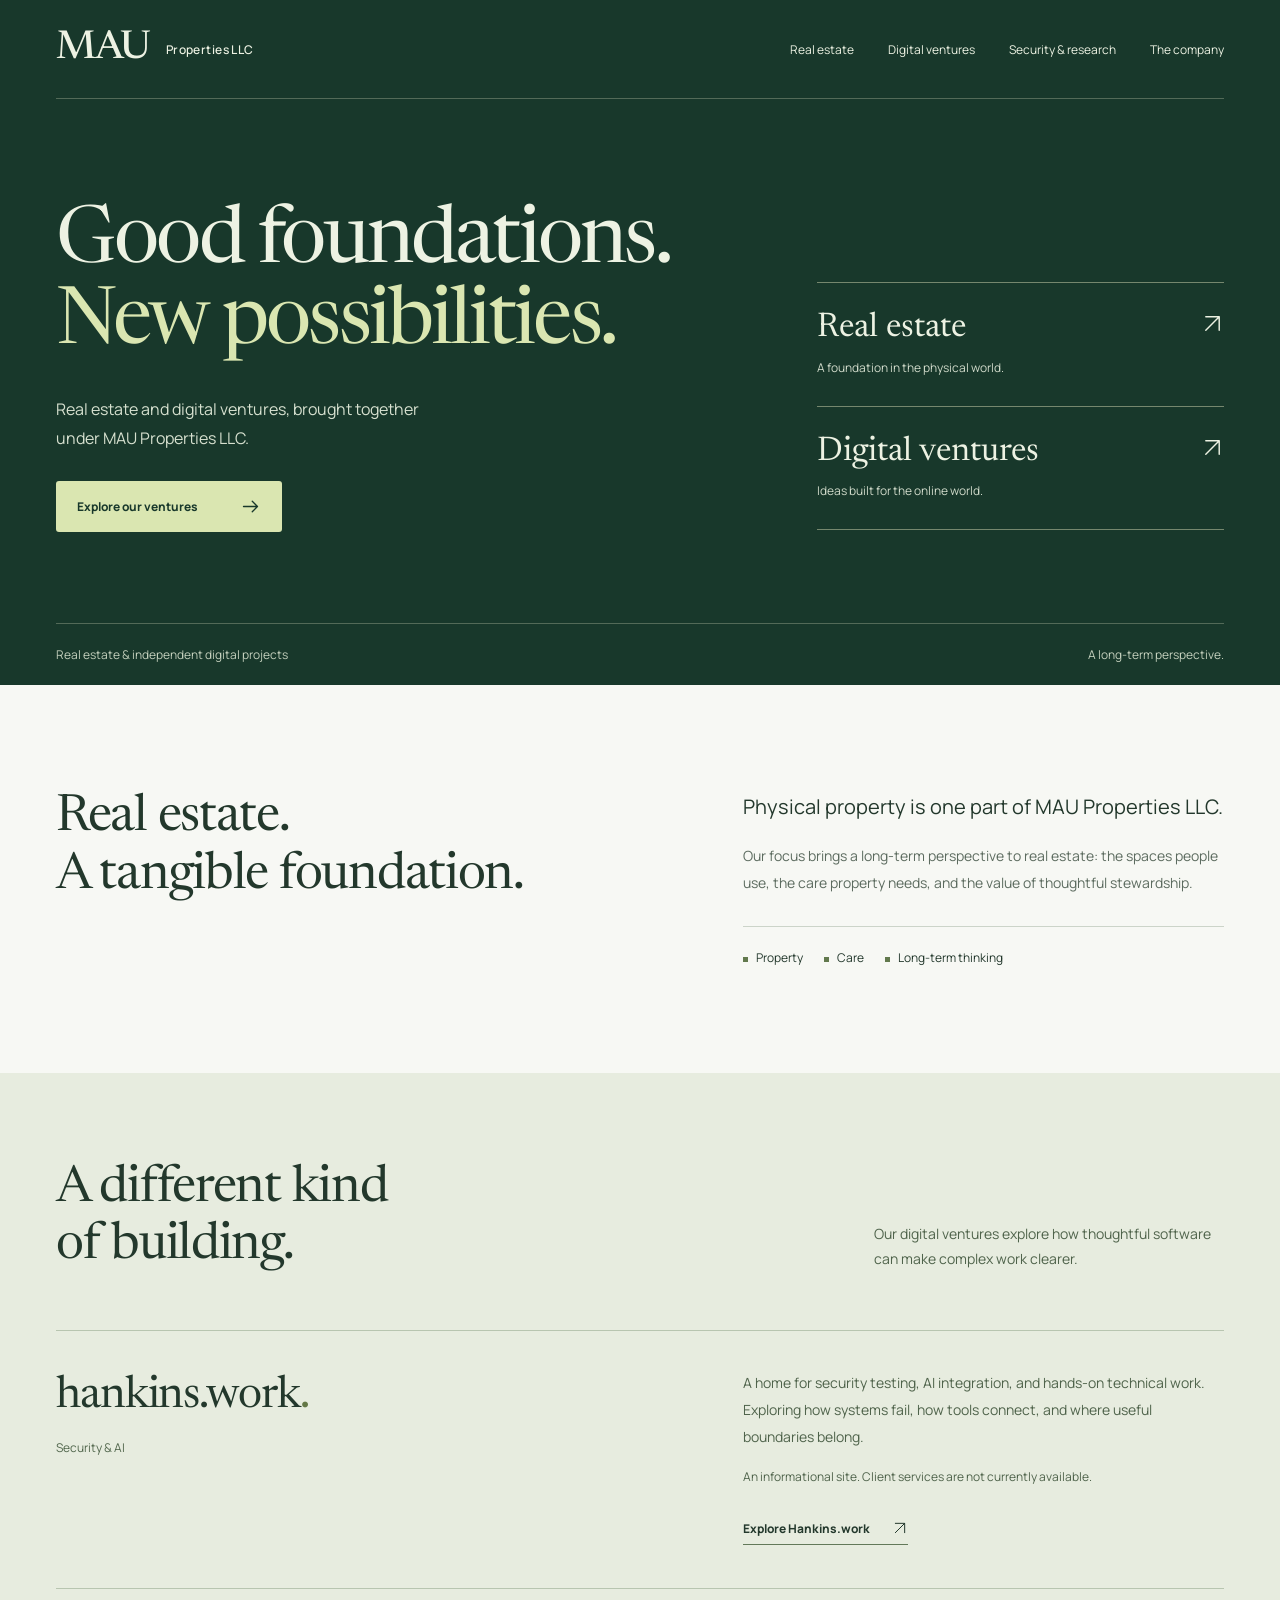
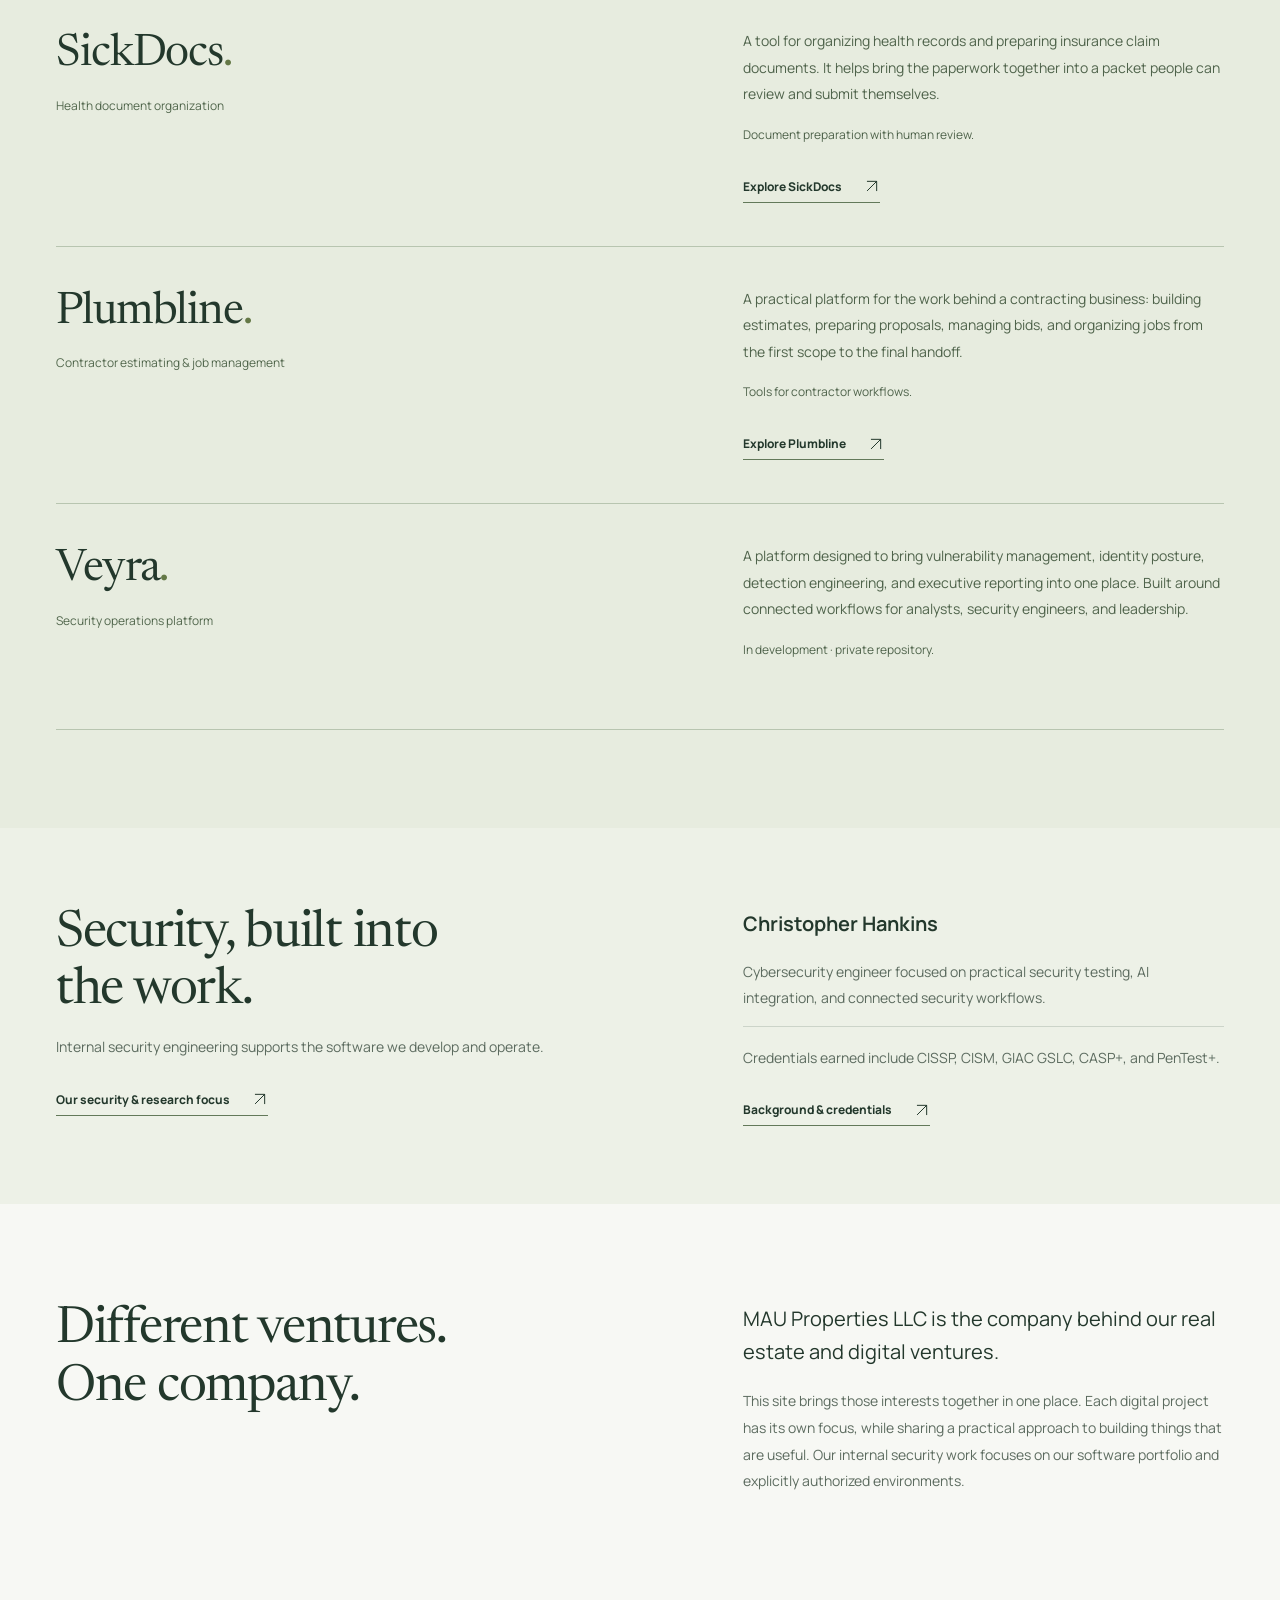
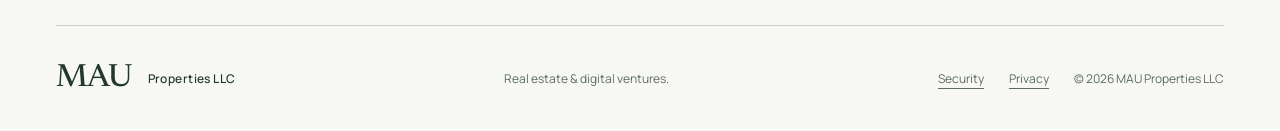
<file: index.html>
<!doctype html>
<html lang="en"><head>
<meta charset="utf-8"><meta name="viewport" content="width=device-width,initial-scale=1"><meta name="theme-color" content="#18382b">
<title>MAU Properties LLC — Real estate &amp; digital ventures</title><meta name="description" content="MAU Properties LLC brings together real estate and digital ventures: Hankins.work, SickDocs, Plumbline, and Veyra.">
<meta property="og:title" content="MAU Properties LLC"><meta property="og:description" content="Real estate. Digital ventures. A foundation for what comes next."><meta property="og:type" content="website"><meta property="og:url" content="https://mauproperties.com/">
<link rel="canonical" href="https://mauproperties.com/"><link rel="icon" type="image/svg+xml" href="assets/mark.svg"><link rel="preload" as="font" type="font/ttf" href="assets/newsreader.ttf" crossorigin><link rel="stylesheet" href="styles.css"><script src="site.js" defer></script>
</head><body><a class="skip" href="#main">Skip to content</a>
<div class="green-surface"><header class="header wrap"><a class="wordmark" href="#" aria-label="MAU Properties LLC home"><span>MAU</span><span>Properties LLC</span></a><nav aria-label="Main navigation"><a href="#real-estate">Real estate</a><a href="#ventures">Digital ventures</a><a href="security.html">Security &amp; research</a><a href="#company">The company</a></nav></header></div>
<main id="main"><div class="green-surface"><section class="hero wrap" aria-labelledby="hero-title"><div class="hero-copy"><h1 id="hero-title">Good foundations.<br><em>New possibilities.</em></h1><p>Real estate and digital ventures, brought together under MAU Properties LLC.</p><a class="button" href="#ventures">Explore our ventures <svg viewBox="0 0 24 24" aria-hidden="true"><path d="M4 12h16m-6-6 6 6-6 6"/></svg></a></div><div class="hero-branches"><a href="#real-estate"><span>Real estate</span><p>A foundation in the physical world.</p><svg viewBox="0 0 24 24" aria-hidden="true"><path d="m5 19 14-14M5 5h14v14"/></svg></a><a href="#ventures"><span>Digital ventures</span><p>Ideas built for the online world.</p><svg viewBox="0 0 24 24" aria-hidden="true"><path d="m5 19 14-14M5 5h14v14"/></svg></a></div></section><div class="hero-baseline wrap"><span>Real estate &amp; independent digital projects</span><span>A long-term perspective.</span></div></div>
<section id="real-estate" class="property wrap" aria-labelledby="property-title"><h2 id="property-title">Real estate.<br>A tangible foundation.</h2><div class="property-copy"><p class="lead">Physical property is one part of MAU Properties LLC.</p><p>Our focus brings a long-term perspective to real estate: the spaces people use, the care property needs, and the value of thoughtful stewardship.</p><div class="property-principles"><span>Property</span><span>Care</span><span>Long-term thinking</span></div></div></section>
<section id="ventures" class="ventures" aria-labelledby="ventures-title"><div class="wrap"><div class="section-heading"><h2 id="ventures-title">A different kind<br>of building.</h2><p>Our digital ventures explore how thoughtful software can make complex work clearer.</p></div>
<article class="venture-row"><div class="venture-name"><h3>hankins.work<span class="project-dot">.</span></h3><span>Security &amp; AI</span></div><div class="venture-description"><p>A home for security testing, AI integration, and hands-on technical work. Exploring how systems fail, how tools connect, and where useful boundaries belong.</p><p class="availability">An informational site. Client services are not currently available.</p><a class="project-link" href="https://hankins.work/" target="_blank" rel="noopener noreferrer">Explore Hankins.work <svg viewBox="0 0 24 24" aria-hidden="true"><path d="m5 19 14-14M5 5h14v14"/></svg></a></div></article>
<article class="venture-row"><div class="venture-name"><h3>SickDocs<span class="project-dot">.</span></h3><span>Health document organization</span></div><div class="venture-description"><p>A tool for organizing health records and preparing insurance claim documents. It helps bring the paperwork together into a packet people can review and submit themselves.</p><p class="availability">Document preparation with human review.</p><a class="project-link" href="https://sickdocs.com/" target="_blank" rel="noopener noreferrer">Explore SickDocs <svg viewBox="0 0 24 24" aria-hidden="true"><path d="m5 19 14-14M5 5h14v14"/></svg></a></div></article>
<article class="venture-row"><div class="venture-name"><h3>Plumbline<span class="project-dot">.</span></h3><span>Contractor estimating &amp; job management</span></div><div class="venture-description"><p>A practical platform for the work behind a contracting business: building estimates, preparing proposals, managing bids, and organizing jobs from the first scope to the final handoff.</p><p class="availability">Tools for contractor workflows.</p><a class="project-link" href="https://bids.sickdocs.com/" target="_blank" rel="noopener noreferrer">Explore Plumbline <svg viewBox="0 0 24 24" aria-hidden="true"><path d="m5 19 14-14M5 5h14v14"/></svg></a></div></article>
<article class="venture-row"><div class="venture-name"><h3>Veyra<span class="project-dot">.</span></h3><span>Security operations platform</span></div><div class="venture-description"><p>A platform designed to bring vulnerability management, identity posture, detection engineering, and executive reporting into one place. Built around connected workflows for analysts, security engineers, and leadership.</p><p class="availability">In development · private repository.</p></div></article>
</div></section>
<section id="research" class="research"><div class="wrap research-grid"><div><h2>Security, built into<br>the work.</h2><p>Internal security engineering supports the software we develop and operate.</p><a class="project-link" href="security.html">Our security &amp; research focus <svg viewBox="0 0 24 24" aria-hidden="true"><path d="m5 19 14-14M5 5h14v14"/></svg></a></div><div><h3>Christopher Hankins</h3><p>Cybersecurity engineer focused on practical security testing, AI integration, and connected security workflows.</p><p class="research-credentials">Credentials earned include CISSP, CISM, GIAC GSLC, CASP+, and PenTest+.</p><a class="project-link" href="https://hankins.work/#about" target="_blank" rel="noopener noreferrer">Background &amp; credentials <svg viewBox="0 0 24 24" aria-hidden="true"><path d="m5 19 14-14M5 5h14v14"/></svg></a></div></div></section>
<section id="company" class="company wrap" aria-labelledby="company-title"><div><h2 id="company-title">Different ventures.<br>One company.</h2></div><div><p class="lead">MAU Properties LLC is the company behind our real estate and digital ventures.</p><p>This site brings those interests together in one place. Each digital project has its own focus, while sharing a practical approach to building things that are useful. Our internal security work focuses on our software portfolio and explicitly authorized environments.</p></div></section>
</main><footer class="footer wrap"><a class="wordmark" href="#"><span>MAU</span><span>Properties LLC</span></a><p>Real estate &amp; digital ventures.</p><div><a href="security.html">Security</a><a href="privacy.html">Privacy</a><span>© <span id="year">2026</span> MAU Properties LLC</span></div></footer></body></html>
</file>
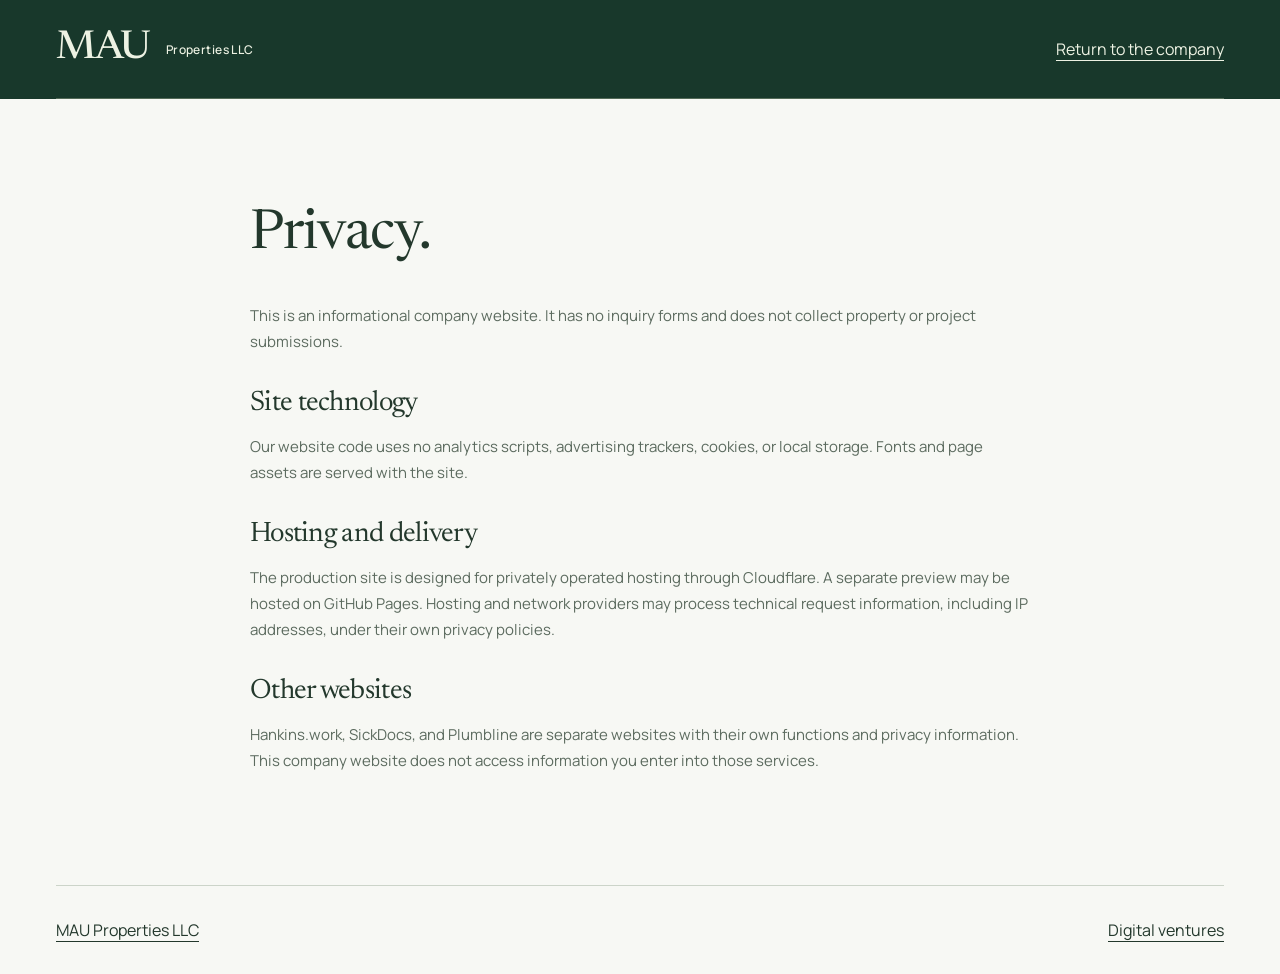
<file: privacy.html>
<!doctype html><html lang="en"><head><meta charset="utf-8"><meta name="viewport" content="width=device-width,initial-scale=1"><meta name="theme-color" content="#18382b"><title>Privacy — MAU Properties LLC</title><meta name="description" content="Privacy information for the MAU Properties LLC company website."><link rel="stylesheet" href="styles.css"><link rel="icon" href="assets/mark.svg" type="image/svg+xml"></head><body><div class="legal-header"><header class="header wrap"><a class="wordmark" href="./"><span>MAU</span><span>Properties LLC</span></a><a href="./">Return to the company</a></header></div><main class="legal wrap"><h1>Privacy.</h1><p>This is an informational company website. It has no inquiry forms and does not collect property or project submissions.</p><h2>Site technology</h2><p>Our website code uses no analytics scripts, advertising trackers, cookies, or local storage. Fonts and page assets are served with the site.</p><h2>Hosting and delivery</h2><p>The production site is designed for privately operated hosting through Cloudflare. A separate preview may be hosted on GitHub Pages. Hosting and network providers may process technical request information, including IP addresses, under their own privacy policies.</p><h2>Other websites</h2><p>Hankins.work, SickDocs, and Plumbline are separate websites with their own functions and privacy information. This company website does not access information you enter into those services.</p></main><footer class="footer wrap"><a href="./">MAU Properties LLC</a><a href="./#ventures">Digital ventures</a></footer></body></html>
</file>
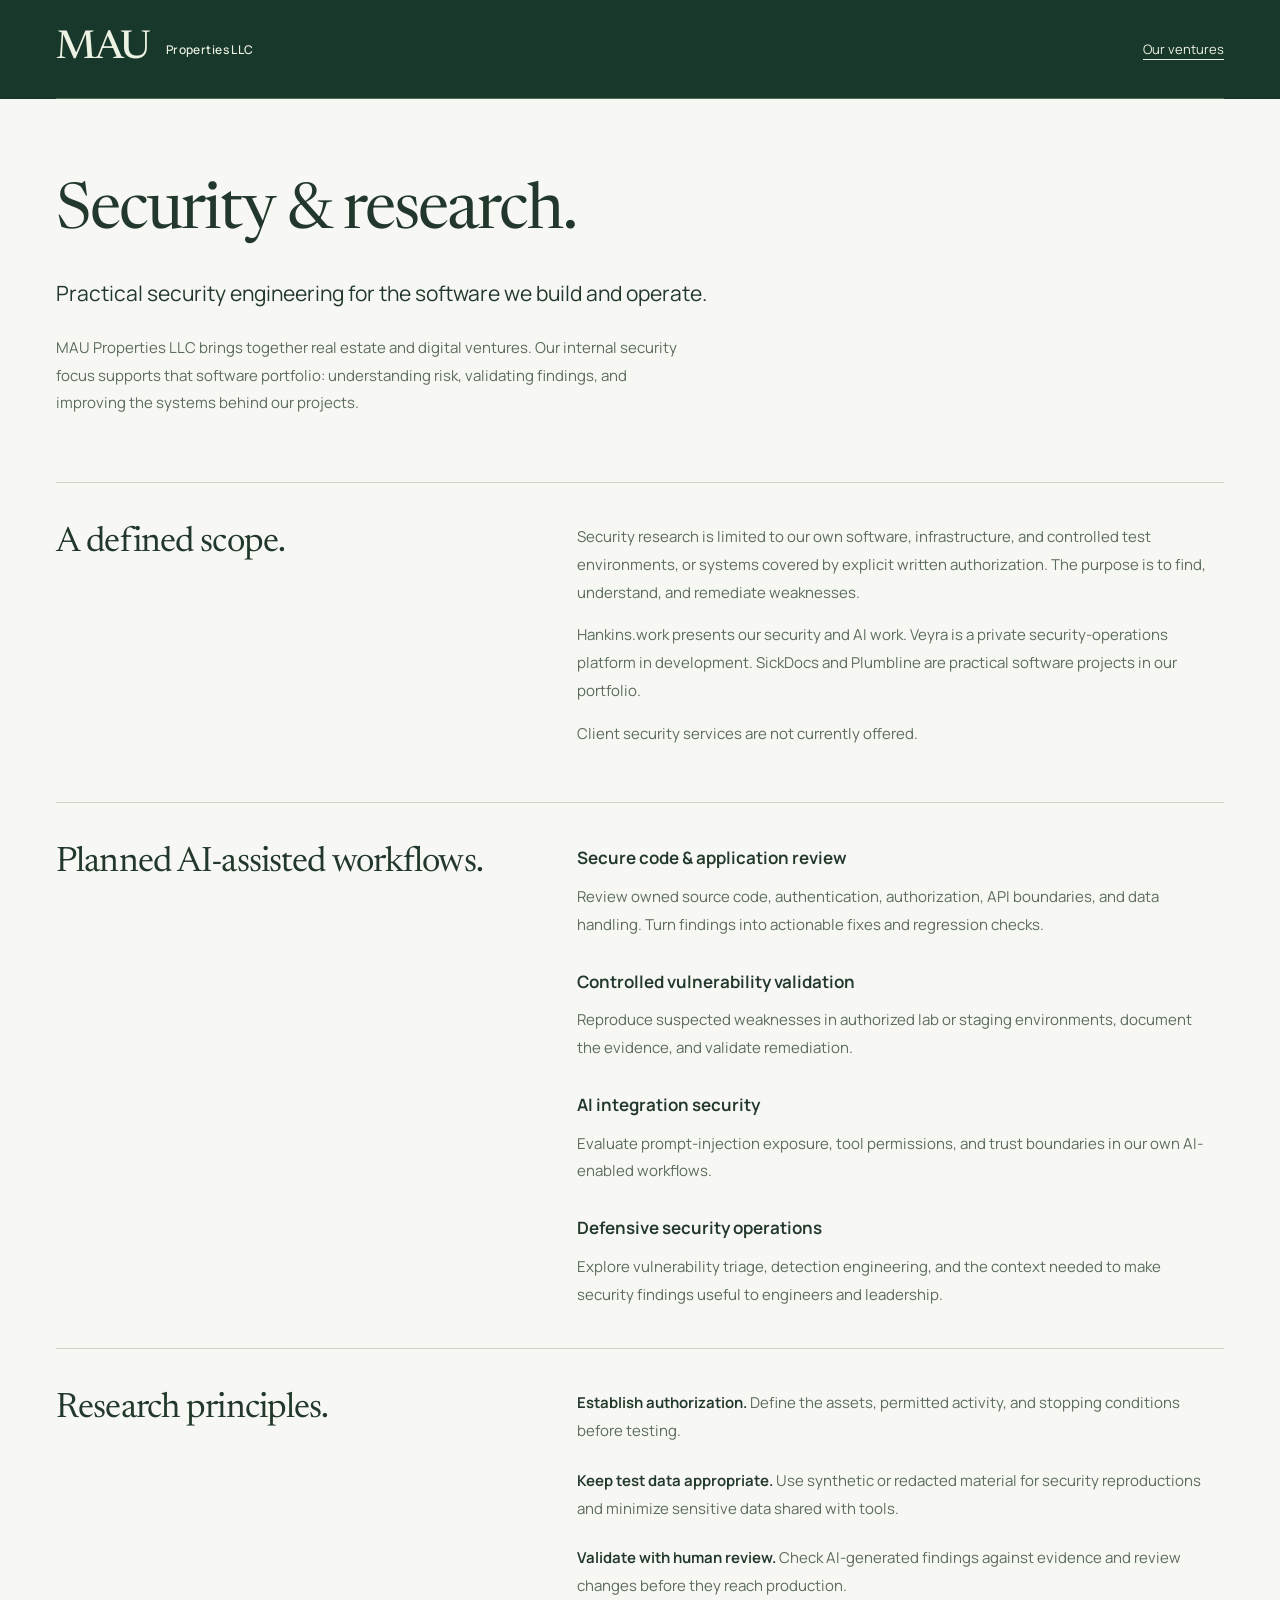
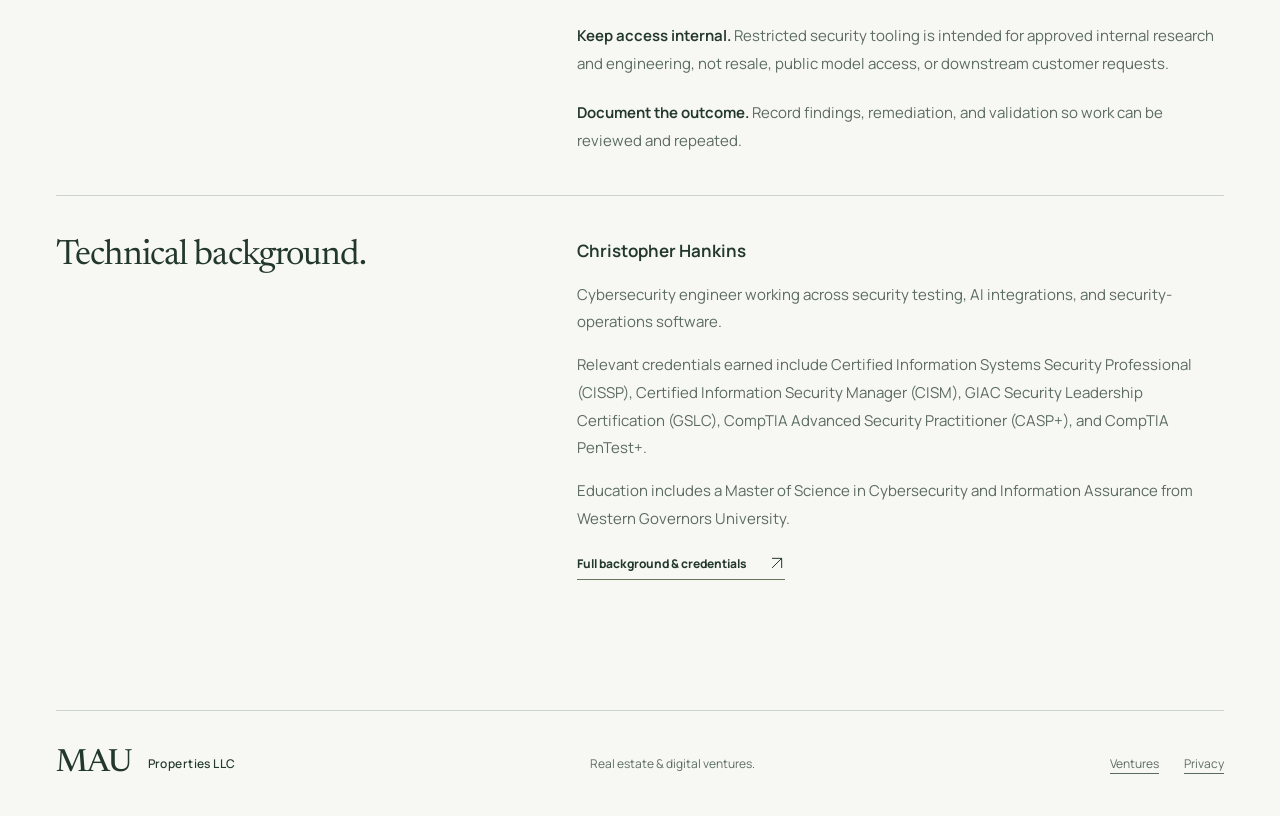
<file: security.html>
<!doctype html>
<html lang="en"><head><meta charset="utf-8"><meta name="viewport" content="width=device-width,initial-scale=1"><meta name="theme-color" content="#18382b"><title>Security &amp; research — MAU Properties LLC</title><meta name="description" content="MAU Properties LLC's internal security engineering focus, technical background, planned defensive research, and authorization principles."><link rel="canonical" href="https://mauproperties.com/security.html"><link rel="stylesheet" href="styles.css"><link rel="icon" href="assets/mark.svg" type="image/svg+xml"></head><body><a class="skip" href="#main">Skip to content</a>
<div class="legal-header"><header class="header wrap"><a class="wordmark" href="./"><span>MAU</span><span>Properties LLC</span></a><a class="back-link" href="./#ventures">Our ventures</a></header></div>
<main id="main" class="security-content wrap"><div class="security-intro"><h1>Security &amp; research.</h1><p class="lead">Practical security engineering for the software we build and operate.</p><p>MAU Properties LLC brings together real estate and digital ventures. Our internal security focus supports that software portfolio: understanding risk, validating findings, and improving the systems behind our projects.</p></div>
<section class="security-section" aria-labelledby="scope-title"><h2 id="scope-title">A defined scope.</h2><div><p>Security research is limited to our own software, infrastructure, and controlled test environments, or systems covered by explicit written authorization. The purpose is to find, understand, and remediate weaknesses.</p><p>Hankins.work presents our security and AI work. Veyra is a private security-operations platform in development. SickDocs and Plumbline are practical software projects in our portfolio.</p><p>Client security services are not currently offered.</p></div></section>
<section class="security-section" aria-labelledby="workflows-title"><h2 id="workflows-title">Planned AI-assisted workflows.</h2><div><ul class="research-list"><li><h3>Secure code &amp; application review</h3><p>Review owned source code, authentication, authorization, API boundaries, and data handling. Turn findings into actionable fixes and regression checks.</p></li><li><h3>Controlled vulnerability validation</h3><p>Reproduce suspected weaknesses in authorized lab or staging environments, document the evidence, and validate remediation.</p></li><li><h3>AI integration security</h3><p>Evaluate prompt-injection exposure, tool permissions, and trust boundaries in our own AI-enabled workflows.</p></li><li><h3>Defensive security operations</h3><p>Explore vulnerability triage, detection engineering, and the context needed to make security findings useful to engineers and leadership.</p></li></ul></div></section>
<section class="security-section" aria-labelledby="principles-title"><h2 id="principles-title">Research principles.</h2><div><ul class="principle-list"><li><strong>Establish authorization.</strong> Define the assets, permitted activity, and stopping conditions before testing.</li><li><strong>Keep test data appropriate.</strong> Use synthetic or redacted material for security reproductions and minimize sensitive data shared with tools.</li><li><strong>Validate with human review.</strong> Check AI-generated findings against evidence and review changes before they reach production.</li><li><strong>Keep access internal.</strong> Restricted security tooling is intended for approved internal research and engineering, not resale, public model access, or downstream customer requests.</li><li><strong>Document the outcome.</strong> Record findings, remediation, and validation so work can be reviewed and repeated.</li></ul></div></section>
<section class="security-section" aria-labelledby="background-title"><h2 id="background-title">Technical background.</h2><div><h3>Christopher Hankins</h3><p>Cybersecurity engineer working across security testing, AI integrations, and security-operations software.</p><p>Relevant credentials earned include Certified Information Systems Security Professional (CISSP), Certified Information Security Manager (CISM), GIAC Security Leadership Certification (GSLC), CompTIA Advanced Security Practitioner (CASP+), and CompTIA PenTest+.</p><p>Education includes a Master of Science in Cybersecurity and Information Assurance from Western Governors University.</p><a class="project-link" href="https://hankins.work/#about" target="_blank" rel="noopener noreferrer">Full background &amp; credentials <svg viewBox="0 0 24 24" aria-hidden="true"><path d="m5 19 14-14M5 5h14v14"/></svg></a></div></section>
</main><footer class="footer wrap"><a class="wordmark" href="./"><span>MAU</span><span>Properties LLC</span></a><p>Real estate &amp; digital ventures.</p><div><a href="./#ventures">Ventures</a><a href="privacy.html">Privacy</a></div></footer></body></html>
</file>
<file: styles.css>
@font-face{font-family:Newsreader;src:url('assets/newsreader.ttf') format('truetype');font-weight:200 800;font-style:normal;font-display:swap}@font-face{font-family:Manrope;src:url('assets/manrope.ttf') format('truetype');font-weight:200 800;font-style:normal;font-display:swap}
:root{--green:#18382b;--paper:#f7f8f4;--ink:#23382c;--muted:#5c6b5f;--line:#ccd4c9;--lime:#dae6b1;--light:#edf2e3;--sans:Manrope,Arial,sans-serif;--serif:Newsreader,Georgia,serif}*{box-sizing:border-box}html{scroll-behavior:smooth;scroll-padding-top:35px;scrollbar-width:thin;scrollbar-color:#7b9078 var(--paper)}body{margin:0;font:16px/1.75 var(--sans);background:var(--paper);color:var(--ink)}::selection{background:var(--lime);color:var(--green)}a{color:inherit;text-underline-offset:5px}a:focus-visible{outline:3px solid #779438;outline-offset:6px}.green-surface a:focus-visible{outline-color:var(--lime)}svg{fill:none;stroke:currentColor;stroke-width:1.5;stroke-linecap:round;stroke-linejoin:round}.wrap{width:min(1264px,calc(100% - 112px));margin-inline:auto}.skip{position:absolute;top:-100px;left:20px;z-index:10;background:var(--lime);color:var(--green);padding:12px 20px}.skip:focus{top:12px}.green-surface{background:var(--green);color:var(--light)}.header{display:flex;justify-content:space-between;align-items:center;padding:29px 0;border-bottom:1px solid #536a58}.wordmark{display:flex;align-items:center;gap:16px;text-decoration:none;white-space:nowrap}.wordmark>span:first-child{font:500 40px/1 var(--serif);letter-spacing:-.035em}.wordmark>span:last-child{font-size:12px;font-weight:550;letter-spacing:.035em}.header nav{display:flex;gap:34px;font-size:12px}.header nav a{text-decoration:none;padding-block:8px}.header nav a:hover{color:var(--lime)}.hero{display:grid;grid-template-columns:1.65fr 1fr;gap:90px;align-items:end;padding-block:105px 91px}.hero h1{font:400 clamp(57px,6.2vw,88px)/1.02 var(--serif);letter-spacing:-.035em;margin:0;max-width:800px;text-wrap:balance}.hero h1 em{font-style:normal;color:var(--lime)}.hero-copy>p{font-size:16px;color:#d6e0cf;line-height:1.8;max-width:400px;margin:29px 0}.button{display:inline-flex;align-items:center;gap:42px;background:var(--lime);color:var(--green);font-size:12px;font-weight:750;text-decoration:none;padding:15px 21px;border-radius:3px;transition:background .2s}.button svg{width:21px;height:21px}.button:hover{background:#f0f5d8}.hero-branches{padding-bottom:2px}.hero-branches>a{position:relative;display:block;border-top:1px solid #75876e;padding:25px 40px 28px 0;text-decoration:none}.hero-branches>a:last-child{border-bottom:1px solid #75876e}.hero-branches>a>span{font:400 34px/1.2 var(--serif)}.hero-branches p{font-size:12px;color:#d0daca;margin:8px 0 0}.hero-branches svg{position:absolute;width:23px;height:23px;right:0;top:29px;transition:transform .3s cubic-bezier(.16,1,.3,1)}.hero-branches a:hover svg{transform:translate(4px,-4px)}.hero-branches a:hover>span{color:var(--lime)}.hero-baseline{display:flex;justify-content:space-between;gap:25px;font-size:12px;color:#c4d0bd;border-top:1px solid #536a58;padding-block:20px}.property{display:grid;grid-template-columns:1.2fr 1fr;gap:110px;padding-block:105px}h2{font:400 clamp(38px,4vw,56px)/1.12 var(--serif);letter-spacing:-.025em;margin:0;text-wrap:balance}.property-copy>p,.company p{font-size:14px;line-height:1.9;color:var(--muted);margin:20px 0;max-width:65ch}.property-copy>p:first-child,.company p:first-child{margin-top:0}.property-copy .lead,.company .lead{font-size:20px;line-height:1.65;color:var(--ink)}.property-principles{display:flex;gap:21px;flex-wrap:wrap;font-size:12px;color:var(--ink);margin-top:29px;padding-top:20px;border-top:1px solid var(--line)}.property-principles span:before{content:'';display:inline-block;width:5px;height:5px;background:#62794d;margin-right:8px}.ventures{background:#e7ecdf;padding-block:88px 98px}.section-heading{display:flex;justify-content:space-between;align-items:end;gap:90px;margin-bottom:55px}.section-heading>p{font-size:14px;color:#4f634b;max-width:350px;margin:0 0 4px}.venture-row{display:grid;grid-template-columns:1.2fr 1fr;gap:110px;border-top:1px solid #b8c5b0;padding-block:39px 43px}.venture-row:last-child{border-bottom:1px solid #b8c5b0}.venture-name h3{font:400 clamp(32px,3.5vw,47px)/1.2 var(--serif);letter-spacing:-.025em;margin:0 0 8px}.project-dot{color:#647846}.venture-name>span{font-size:12px;color:#52674d}.venture-description>p{font-size:14px;color:#4f634b;line-height:1.9;margin:0 0 16px;max-width:65ch}.venture-description .availability{font-size:12px;color:#4f634b;margin-bottom:24px}.project-link{display:inline-flex;align-items:center;gap:22px;font-size:12px;font-weight:750;text-decoration:none;border-bottom:1px solid #63795a;padding-bottom:5px}.project-link svg{width:16px;height:16px;transition:transform .3s cubic-bezier(.16,1,.3,1)}.project-link:hover svg{transform:translate(3px,-3px)}.company{display:grid;grid-template-columns:1.2fr 1fr;gap:110px;padding-block:98px 110px}.footer{display:flex;gap:30px;justify-content:space-between;align-items:center;border-top:1px solid var(--line);padding-block:30px}.footer .wordmark>span:first-child{font-size:32px}.footer .wordmark>span:last-child{font-size:12px}.footer>p{font-size:12px;color:var(--muted)}.footer>div{display:flex;gap:25px;font-size:12px;color:var(--muted)}.legal{max-width:780px;padding-block:70px 95px;min-height:70vh}.legal h1{font:400 55px/1.1 var(--serif);letter-spacing:-.025em}.legal h2{font-size:28px;margin-top:32px}.legal p{font-size:15px;color:var(--muted)}.legal-header{background:var(--green);color:var(--light)}
@media(max-width:1100px){.wrap{width:calc(100% - 72px)}.hero{gap:45px;grid-template-columns:1.7fr 1fr}.hero h1{font-size:66px}.property,.venture-row,.company{gap:65px}.hero-branches>a>span{font-size:29px}.footer{flex-wrap:wrap}.footer>div{margin-left:auto}}
@media(max-width:760px){.wrap{width:calc(100% - 40px)}.header{padding-block:25px;align-items:center;gap:20px}.wordmark{gap:10px}.wordmark>span:first-child{font-size:33px}.wordmark>span:last-child{font-size:12px}.header nav{gap:15px;font-size:12px}.header nav a:not(:nth-child(2)){display:none}.hero{grid-template-columns:1fr;padding-block:57px 43px;gap:42px}.hero h1{font-size:clamp(46px,9.6vw,68px);line-height:1.05}.hero-copy>p{font-size:14px;max-width:360px;margin-block:24px}.hero-branches>a{padding-block:22px}.hero-branches>a>span{font-size:29px}.hero-branches svg{top:24px}.hero-baseline{font-size:12px;flex-wrap:wrap;gap:5px;padding-block:18px}.property,.company{grid-template-columns:1fr;gap:28px;padding-block:62px}.property-copy .lead,.company .lead{font-size:19px}.property-principles{font-size:12px;gap:16px}.ventures{padding-block:62px}.section-heading{display:block;margin-bottom:35px}.section-heading>p{margin-top:22px;font-size:14px;max-width:350px}.venture-row{grid-template-columns:1fr;gap:23px;padding-block:32px}.venture-name h3{font-size:38px}.venture-description>p{font-size:14px}.company{padding-bottom:68px}.footer{gap:15px;padding-block:25px}.footer>p{margin:0}.footer>div{width:100%;justify-content:space-between;margin:8px 0 0;gap:15px;font-size:12px}.legal{padding-block:45px}.legal h1{font-size:42px}}
@media(prefers-reduced-motion:reduce){html{scroll-behavior:auto}*,*:before,*:after{transition:none!important;animation:none!important}}
.research{background:#edf1e7;padding-block:78px}.research-grid{display:grid;grid-template-columns:1.2fr 1fr;gap:110px}.research h3{font-size:20px;font-weight:650;margin:0 0 18px}.research p{font-size:14px;line-height:1.9;color:var(--muted);max-width:65ch}.research .project-link{margin-top:14px}.research-credentials{padding-top:18px;border-top:1px solid var(--line)}.security-content{padding-block:80px 90px}.security-intro{max-width:800px;margin-bottom:65px}.security-intro h1{font:400 clamp(45px,5vw,72px)/1.08 var(--serif);letter-spacing:-.03em;margin:0 0 26px}.security-intro .lead{font-size:21px;color:var(--ink)}.security-content p{font-size:15px;line-height:1.85;color:var(--muted);max-width:70ch}.security-section{display:grid;grid-template-columns:1fr 1.5fr;gap:90px;padding-block:40px;border-top:1px solid var(--line)}.security-section h2{font-size:35px}.security-section h3{font-size:17px;font-weight:650;margin:0 0 10px}.security-section p:first-child{margin-top:0}.research-list,.principle-list{list-style:none;padding:0;margin:0}.research-list li+li{margin-top:28px}.research-list p{margin:0}.principle-list li{font-size:15px;color:var(--muted);line-height:1.85;padding-bottom:22px}.principle-list strong{color:var(--ink);font-weight:650}.principle-list li:last-child{padding-bottom:0}.back-link{font-size:13px}
@media(max-width:1100px){.research-grid{gap:65px}.security-section{gap:45px}}
@media(max-width:760px){.research{padding-block:55px}.research-grid,.security-section{grid-template-columns:1fr;gap:25px}.security-content{padding-block:50px}.security-intro{margin-bottom:40px}.security-intro .lead{font-size:19px}.security-section{padding-block:30px}.security-section h2{font-size:31px}.header nav a:nth-child(2){display:none}.header nav a:nth-child(3){display:block}.header nav{max-width:135px}.footer>div{flex-wrap:wrap;gap:15px 22px}}
</file>
